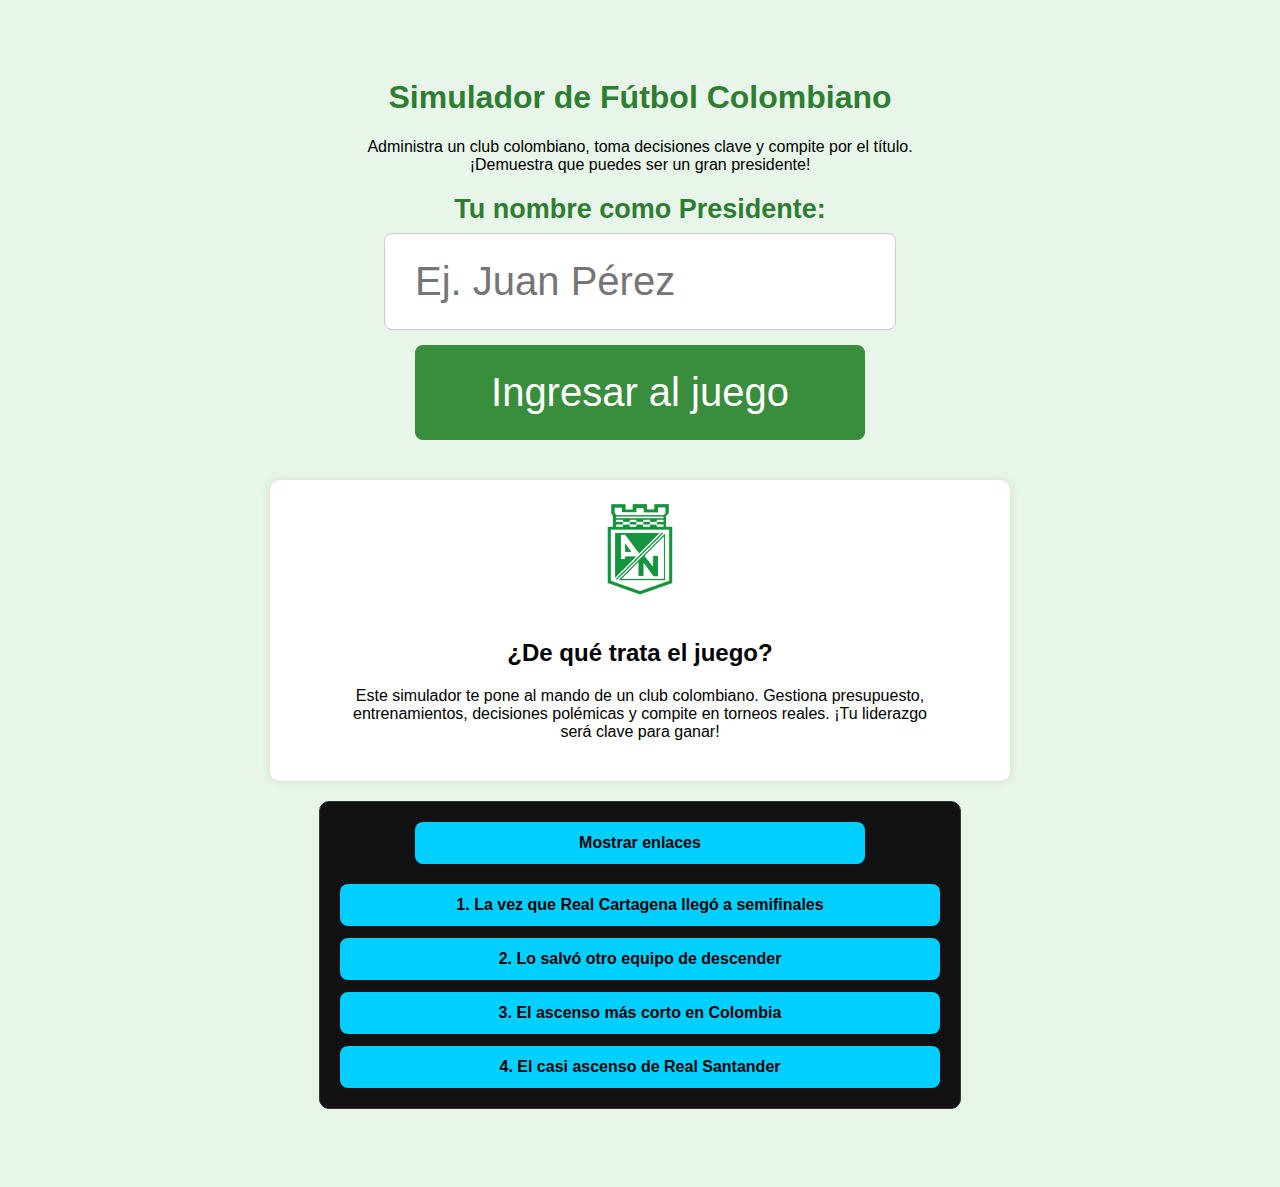
<file: index.html>
<!DOCTYPE html>
<html lang="es">
<head>
  <meta charset="UTF-8">
  <title>Simulador Fútbol Colombiano</title>
  <style>
    body {
      font-family: Arial, sans-serif;
      background-color: #e8f5e9;
      text-align: center;
      padding: 50px;
    }

    h1 {
      color: #2e7d32;
    }

    p {
      max-width: 600px;
      margin: 0 auto 20px;
    }

    label {
      font-size: 27px;
      font-weight: bold;
      display: block;
      margin-bottom: 8px;
      color: #2e7d32;
    }

    input, button {
      font-size: 40px;
      padding: 25px 30px;
      width: 450px;
      max-width: 100%;
      border-radius: 8px;
      border: 1px solid #ccc;
    }

    #iniciarBtn {
      background-color: #388e3c;
      color: white;
      border: none;
      cursor: pointer;
      margin-top: 15px;
    }

    #iniciarBtn:hover {
      background-color: #2e7d32;
    }

    #resumen {
      margin-top: 40px;
      font-size: 16px;
      background-color: #ffffff;
      padding: 20px;
      border-radius: 10px;
      max-width: 700px;
      margin-left: auto;
      margin-right: auto;
      box-shadow: 0 0 10px rgba(0,0,0,0.1);
    }

    #escudoCarrusel {
      width: 100px;
      height: 100px;
      object-fit: contain;
      margin-bottom: 15px;
      animation: fade 0.5s ease-in-out;
    }

    @keyframes fade {
      from { opacity: 0; }
      to { opacity: 1; }
    }
 .video-box {
  max-width: 600px;
  margin: 20px auto;
  background-color: #111;
  color: white;
  padding: 20px;
  border-radius: 10px;
  text-align: center;
  border: 1px solid #333;
  font-family: sans-serif;
}

.video-links {
  display: none;
  margin-top: 20px;
  display: flex;
  flex-direction: column;
  gap: 12px;
}

.video-links a {
  background-color: #00cfff;
  color: #000;
  padding: 12px 20px;
  border-radius: 8px;
  text-decoration: none;
  font-weight: bold;
  font-size: 1em;
  transition: background 0.3s;
}

.video-links a:hover {
  background-color: #00b0d4;
}

.toggle-btn {
  background-color: #00cfff;
  color: #000;
  border: none;
  padding: 12px 20px;
  border-radius: 8px;
  cursor: pointer;
  font-weight: bold;
  font-size: 1em;
  transition: background 0.3s;
}

.toggle-btn:hover {
  background-color: #00b0d4;
}
  </style>
</head>
<body>

  <h1>Simulador de Fútbol Colombiano</h1>
  <p>
    Administra un club colombiano, toma decisiones clave y compite por el título.<br>
    ¡Demuestra que puedes ser un gran presidente!
  </p>

  <div>
    <label for="nombrePresidente">Tu nombre como Presidente:</label>
    <input type="text" id="nombrePresidente" placeholder="Ej. Juan Pérez">
    <br>
    <button id="iniciarBtn">Ingresar al juego</button>
  </div>

  <div id="resumen">
    <img id="escudoCarrusel" src="escudos/nacional.png" alt="Escudo equipo">
    <h2>¿De qué trata el juego?</h2>
    <p>
      Este simulador te pone al mando de un club colombiano. Gestiona presupuesto, entrenamientos, decisiones polémicas y compite en torneos reales. ¡Tu liderazgo será clave para ganar!
    </p>
  </div>

  

<div class="video-box">
  <button class="toggle-btn" onclick="toggleLinks()">Mostrar enlaces</button>

  <div class="video-links" id="videoLinks">
    <a href="https://youtu.be/34G0y43x8co?si=wP9WyVbBgT7gyNq6" target="_blank">1. La vez que Real Cartagena llegó a semifinales</a>
    <a href="https://youtu.be/__DxbENc5i8?si=gI0-K6M-Wb5lw4ke" target="_blank">2. Lo salvó otro equipo de descender</a>
    <a href="https://youtu.be/w9MNYS4BoO8?si=A2uMLjCUo57NYLOE" target="_blank">3. El ascenso más corto en Colombia</a>
    <a href="https://youtu.be/JBgSlkoPxjo?si=YmIu1a0INV_PAbyv" target="_blank">4. El casi ascenso de Real Santander</a>
  </div>
</div>

  <script>
    // Acción al ingresar
    document.getElementById("iniciarBtn").addEventListener("click", function () {
      const nombre = document.getElementById("nombrePresidente").value.trim();
      if (!nombre) {
        alert("Por favor ingresa tu nombre para comenzar.");
        return;
      }
      localStorage.setItem("nombrePresidente", nombre);
      window.location.href = "simulador.html"; // cambia según tu archivo principal
    });

    // Carrusel de escudos
    const escudos = [
      "nacional", "millonarios", "america", "cali", "junior", "santa_fe", "tolima",
      "medellin", "once_caldas", "pereira", "alianza", "bucaramanga", "la_equidad",
      "envigado", "pasto", "aguilas", "chico", "fortaleza", "llaneros", "union_m.","atletico_fc","barranquilla","boca_jrs._cali","bogota","cucuta","huila","inter_palmira","jaguares",
"leones","orsomarso","patriotas","quindio",
"real_cartagena","real_cundi","real_santander",
"tigres"
    ];

    let index = 0;
    const img = document.getElementById("escudoCarrusel");

    setInterval(() => {
      index = (index + 1) % escudos.length;
      img.src = `escudos/${escudos[index]}.png`;
      img.alt = escudos[index];
    }, 1500);

   m
  function toggleLinks() {
    const links = document.getElementById('videoLinks');
    const btn = document.querySelector('.toggle-btn');
    const isVisible = links.style.display === 'flex'; // <--- CAMBIO AQUÍ

    links.style.display = isVisible ? 'none' : 'flex';
    btn.textContent = isVisible ? 'Mostrar enlaces' : 'Ocultar enlaces';
  }

  </script>

</body>
</html>
</file>
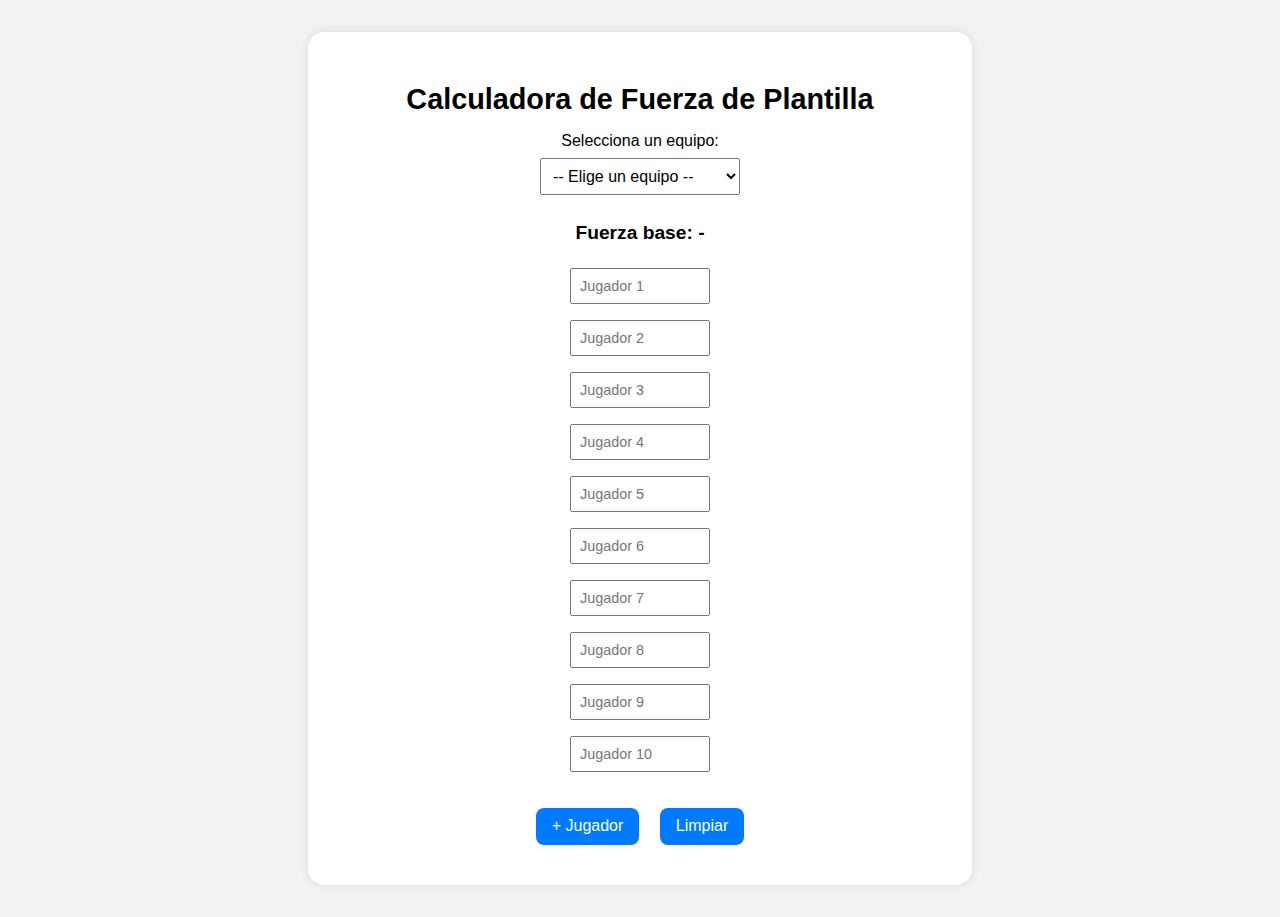
<file: Calcu_FT.html>
<!DOCTYPE html>
<html lang="es">
<head>
  <meta charset="UTF-8" />
  <meta name="viewport" content="width=device-width, initial-scale=1.0"/>
  <title>Calculadora de Fuerza</title>
  <style>
    body {
      font-family: Arial, sans-serif;
      background-color: #f2f2f2;
      margin: 0;
      padding: 2rem;
      display: flex;
      justify-content: center;
    }

    .container {
      background: white;
      padding: 2rem;
      border-radius: 1rem;
      max-width: 600px;
      width: 100%;
      box-shadow: 0 0 10px rgba(0,0,0,0.1);
      text-align: center;
    }

    h1 {
      font-size: 1.8rem;
      margin-bottom: 1rem;
    }

    select, input {
      margin: 0.5rem 0;
      padding: 0.5rem;
      font-size: 1rem;
      width: 100%;
      max-width: 200px;
    }

    .inputs {
      display: flex;
      flex-direction: column;
      align-items: center;
      margin-top: 1rem;
    }

    input[type="number"] {
      width: 120px;
      font-size: 0.9rem;
    }

    .result {
      margin-top: 1.2rem;
      font-size: 1.2rem;
      font-weight: bold;
    }

    button {
      margin: 0.5rem;
      padding: 0.6rem 1rem;
      font-size: 1rem;
      border: none;
      border-radius: 8px;
      background-color: #007bff;
      color: white;
      cursor: pointer;
    }

    button:hover {
      background-color: #0056b3;
    }

  </style>
</head>
<body>
  <div class="container">
    <h1>Calculadora de Fuerza de Plantilla</h1>

    <label for="equipo">Selecciona un equipo:</label>
    <br>
    <select id="equipo">
      <option disabled selected>-- Elige un equipo --</option>
    </select>

    <div class="result">Fuerza base: <span id="fuerzaEquipo">-</span></div>

    <div class="inputs" id="inputFields"></div>

    <div class="result" id="resultado"></div>
    <div class="result" id="fuerzaTotal"></div>

    <button onclick="agregarInput()">+ Jugador</button>
    <button onclick="limpiarInputs()">Limpiar</button>
  </div>

  <script>
    const fuerzaEquipos = {
      "Nacional": 70, "Millonarios": 69, "América": 69, "Junior": 69, "Santa Fe": 69,
      "Cali": 68, "Medellín": 68, "Tolima": 67, "Once Caldas": 67, "Pereira": 66,
      "Pasto": 66, "Bucaramanga": 66, "Alianza": 65, "La Equidad": 64,
      "Águilas": 64, "Fortaleza": 63, "Llaneros": 63, "Union M.": 63,
      "Chico": 63, "Envigado": 63, "Jaguares": 63, "Real Cartagena": 63,
      "Cucuta": 63, "Huila": 62, "Patriotas": 62, "Real Cundi": 61,
      "Inter Palmira": 61, "Leones": 59, "Tigres": 59, "Quindio": 59,
      "Real Santander": 58, "Orsomarso": 58, "Boca Juniors": 57,
      "Barranquilla": 57, "Atlético FC": 57, "Bogotá": 56
    };

    const mediasEquipos = {
      "Nacional": [73, 68, 72, 72, 73, 74, 71, 76, 70, 69],
      "Millonarios": [68, 65, 72, 69, 70, 69, 72, 70, 67, 68],
      "América": [69, 64, 70, 67, 71, 65, 67, 70, 72, 66],
      "Junior": [71, 67, 67, 69, 71, 68, 68, 64, 70, 69],
      "Santa Fe": [73, 66, 70, 67, 74, 68, 68, 70, 69, 71],
      "Cali": [69, 64, 68, 66, 67, 68, 69, 68, 66, 65],
      "Medellín": [71, 67, 68, 67, 68, 67, 67, 68],
      "Tolima": [71, 60, 68, 66, 68, 67, 70, 65],
      "Once Caldas": [66, 66, 67, 65, 64, 69, 70, 66],
      "Pereira": [68, 63, 68, 69, 72, 66, 70, 67],
      "Pasto": [64, 65, 65, 66, 67, 66, 70, 66],
      "Bucaramanga": [72, 66, 68, 65, 71, 69, 71, 66],
      "Alianza": [66, 64, 66, 66, 67, 65, 69, 66],
      "La Equidad": [68, 63, 66, 67, 71, 67, 66, 66, 66],
      "Águilas": [68, 65, 65, 65, 67, 67, 68, 69],
      "Fortaleza": [64, 60, 65, 66, 67, 67, 65, 65],
      "Llaneros": [65, 60, 65, 64, 68, 66, 67, 66],
      "Union M.": [65, 66, 67, 66, 67, 66, 66, 67],
      "Chico": [62, 61, 65, 64, 65, 65, 69, 68],
      "Envigado": [63, 65, 63, 62, 62, 64, 66, 64],
      "Jaguares": [66, 63, 65, 66, 63, 66, 65, 68],
      "Real Cartagena": [64, 63, 65, 65, 66, 68, 69, 66, 66],
      "Cucuta": [66, 63, 65, 65, 66, 68, 66, 68, 65],
      "Huila": [65, 59, 65, 66, 68, 67],
      "Patriotas": [63, 60, 65, 61, 66, 65],
      "Real Cundi": [64, 58, 60, 64, 66, 66],
      "Inter Palmira": [63, 60, 67, 66, 68, 69, 65, 64],
      "Leones": [58, 60, 59, 58, 62],
      "Tigres": [62, 60, 63, 64, 62],
      "Quindio": [63, 58, 61, 64, 62, 64, 63],
      "Bogotá": [59, 60, 62, 60, 63],
      "Boca Juniors": [61, 63, 62, 60, 60],
      "Orsomarso": [59, 62, 66, 65, 60],
      "Barranquilla": [58, 62, 54, 60, 63],
      "Atlético FC": [60, 62, 62, 62, 62, 62],
      "Real Santander": [58, 61, 60, 60, 62]
    };

    const select = document.getElementById("equipo");
    const fuerzaSpan = document.getElementById("fuerzaEquipo");
    const resultado = document.getElementById("resultado");
    const fuerzaTotalDiv = document.getElementById("fuerzaTotal");
    const inputContainer = document.getElementById("inputFields");

    let ultimaMedia = null;

    Object.keys(fuerzaEquipos).sort().forEach(nombre => {
      const option = document.createElement("option");
      option.value = nombre;
      option.textContent = nombre;
      select.appendChild(option);
    });

    select.addEventListener("change", () => {
      const nombre = select.value;
      fuerzaSpan.textContent = fuerzaEquipos[nombre] ?? "-";
      fuerzaTotalDiv.textContent = "";
      resultado.textContent = "";

      if (mediasEquipos[nombre]) {
        autocompletarInputs(mediasEquipos[nombre]);
        calcularMedia();
        calcularFuerzaTotal();
      } else {
        limpiarInputs();
      }
    });

    for (let i = 0; i < 10; i++) agregarInput();

    function agregarInput() {
      const input = document.createElement("input");
      input.type = "number";
      input.min = 0;
      input.max = 100;
      input.placeholder = `Jugador ${inputContainer.children.length + 1}`;
      input.addEventListener("input", calcularSiTodoListo);
      inputContainer.appendChild(input);
    }

    function limpiarInputs() {
      inputContainer.querySelectorAll("input").forEach(input => input.value = '');
      resultado.textContent = "";
      fuerzaTotalDiv.textContent = "";
      ultimaMedia = null;
    }

    function autocompletarInputs(valores) {
      const inputs = inputContainer.querySelectorAll("input");

      valores.forEach((valor, i) => {
        if (inputs[i]) {
          inputs[i].value = valor;
        } else {
          const nuevoInput = document.createElement("input");
          nuevoInput.type = "number";
          nuevoInput.min = 0;
          nuevoInput.max = 100;
          nuevoInput.value = valor;
          nuevoInput.addEventListener("input", calcularSiTodoListo);
          inputContainer.appendChild(nuevoInput);
        }
      });

      // Vaciar los sobrantes si hay más inputs que datos
      for (let j = valores.length; j < inputs.length; j++) {
        inputs[j].value = '';
      }
    }

    function calcularMedia() {
      const inputs = inputContainer.querySelectorAll("input");
      let suma = 0;
      let contador = 0;

      inputs.forEach(input => {
        const val = parseFloat(input.value);
        if (!isNaN(val)) {
          suma += val;
          contador++;
        }
      });

      if (contador === 0) {
        resultado.textContent = "Ingresa al menos un valor.";
        ultimaMedia = null;
        return null;
      }

      const media = suma / contador;
      ultimaMedia = media;
      resultado.textContent = `Media plantilla: ${media.toFixed(2)}`;
      return media;
    }

    function calcularFuerzaTotal() {
      const equipo = select.value;
      const fuerzaBase = fuerzaEquipos[equipo];

      if (fuerzaBase == null || ultimaMedia == null) return;

      const fuerzaTotal = (fuerzaBase * 0.7) + (ultimaMedia * 0.3);
      fuerzaTotalDiv.textContent = `Fuerza Total: ${fuerzaTotal.toFixed(2)}`;
    }

    function calcularSiTodoListo() {
      calcularMedia();
      calcularFuerzaTotal();
    }
  </script>
</body>
</html>
</file>
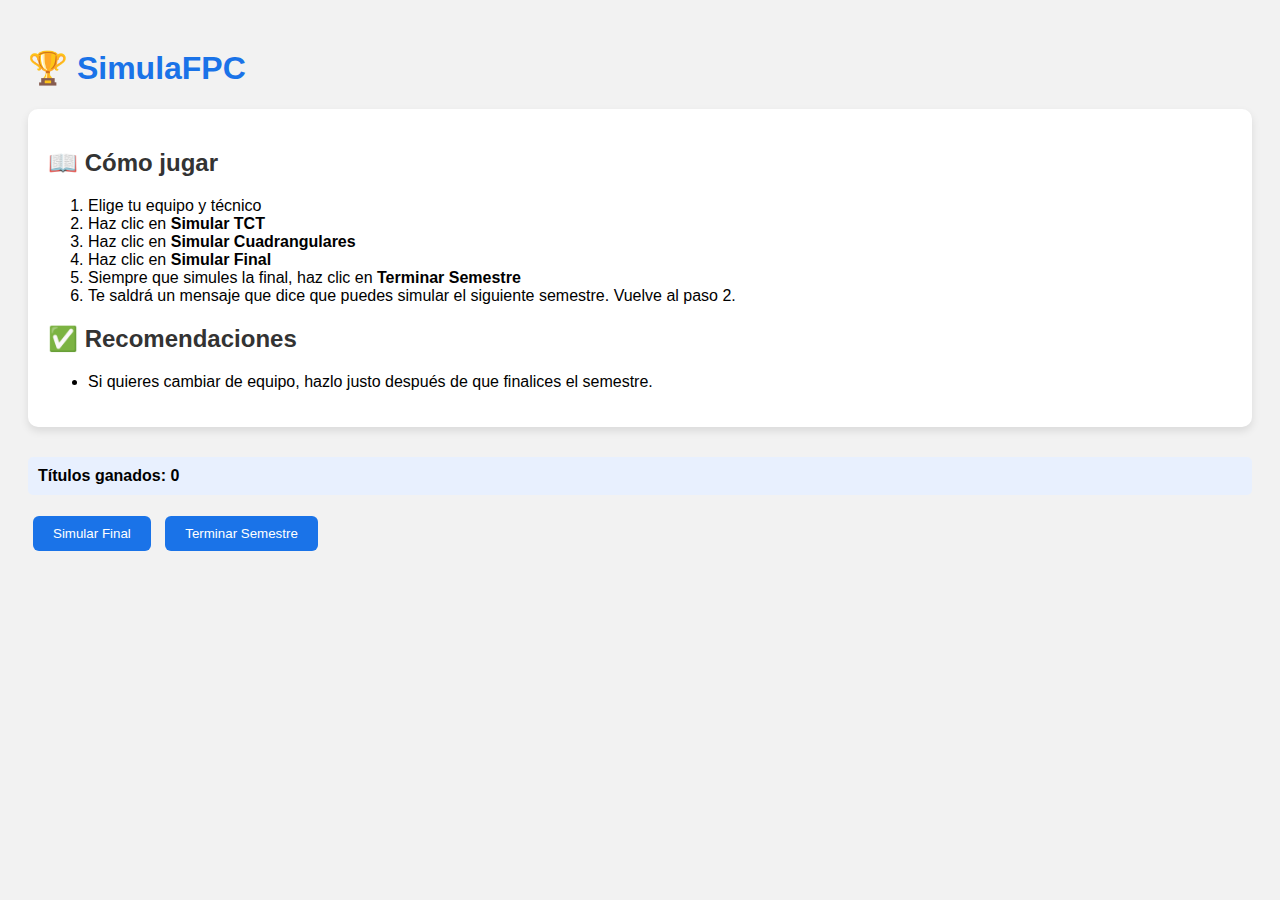
<file: Instrucciones.html>
<!DOCTYPE html>
<html lang="es">
<head>
  <meta charset="UTF-8">
  <title>SimulaFPC</title>
  <style>
    body {
      font-family: Arial, sans-serif;
      background-color: #f2f2f2;
      padding: 20px;
    }
    h1 {
      color: #1a73e8;
    }
    h2 {
      color: #333;
    }
    #instrucciones {
      background-color: #fff;
      padding: 20px;
      border-radius: 10px;
      box-shadow: 0 4px 8px rgba(0,0,0,0.1);
      margin-bottom: 30px;
    }
    #titulos {
      font-weight: bold;
      margin-top: 20px;
      background-color: #e8f0fe;
      padding: 10px;
      border-radius: 5px;
    }
    button {
      margin: 5px;
      padding: 10px 20px;
      border: none;
      border-radius: 6px;
      background-color: #1a73e8;
      color: white;
      cursor: pointer;
    }
    button:hover {
      background-color: #0f5ccc;
    }
  </style>
</head>
<body>

  <h1>🏆 SimulaFPC</h1>

  <div id="instrucciones">
    <h2>📖 Cómo jugar</h2>
    <ol>
      <li>Elige tu equipo y técnico</li>
      <li>Haz clic en <strong>Simular TCT</strong></li>
      <li>Haz clic en <strong>Simular Cuadrangulares</strong></li>
      <li>Haz clic en <strong>Simular Final</strong></li>
      <li>Siempre que simules la final, haz clic en <strong>Terminar Semestre</strong></li>
      <li>Te saldrá un mensaje que dice que puedes simular el siguiente semestre. Vuelve al paso 2.</li>
    </ol>

    <h2>✅ Recomendaciones</h2>
    <ul>
      <li>Si quieres cambiar de equipo, hazlo justo después de que finalices el semestre.</li>
    </ul>
  </div>

  <p id="titulos">Títulos ganados: 0</p>

  <!-- Simulación simplificada para ejemplo -->
  <button onclick="simularFinal()">Simular Final</button>
  <button onclick="terminarSemestre()">Terminar Semestre</button>

  <script>
    let equipoUsuario = "Nacional"; // ejemplo
    let ligasGanadasPorUsuario = 0;
    let campeonatosPorEquipo = {};
    let temporadaActual = 2025;
    let semestreActual = 1;

    const finalistas = [{ nombre: "Nacional" }, { nombre: "América" }];

    function simularPartido(local, visitante) {
      return {
        golesA: Math.floor(Math.random() * 4),
        golesB: Math.floor(Math.random() * 4)
      };
    }

    function simularFinal() {
      const [equipo1, equipo2] = finalistas;
      const ida = simularPartido(equipo1.nombre, equipo2.nombre);
      const vuelta = simularPartido(equipo2.nombre, equipo1.nombre);

      const goles1 = ida.golesA + vuelta.golesB;
      const goles2 = ida.golesB + vuelta.golesA;
      const campeon = goles1 > goles2 ? equipo1.nombre : equipo2.nombre;

      alert(`🎉 La DIMAYOR felicita al Club: ${campeon} por ser campeón 🏆`);

      // Registro por equipo
      if (!campeonatosPorEquipo[campeon]) campeonatosPorEquipo[campeon] = 0;
      campeonatosPorEquipo[campeon]++;

      // Alertas por logros colectivos
      switch (campeonatosPorEquipo[campeon]) {
        case 2:
          alert(`🥈 ${campeon} es Bicampeón`);
          break;
        case 3:
          alert(`🥉 ${campeon} es Tricampeón`);
          break;
        case 4:
          alert(`🏅 ${campeon} es Tetracampeón`);
          break;
        case 5:
          alert(`🎖️ ${campeon} es Pentacampeón`);
          break;
      }

      // Registro del usuario
      if (campeon === equipoUsuario) {
        ligasGanadasPorUsuario++;
        document.getElementById("titulos").innerText = `Títulos ganados: ${ligasGanadasPorUsuario}`;

        if (ligasGanadasPorUsuario === 13) {
          alert("🏅 ¡Felicidades! Has ganado 13 títulos y recibes el premio Gabriel Ochoa Uribe");
        }
      }

      alert("✅ Puedes terminar el semestre ahora.");
    }

    function terminarSemestre() {
      semestreActual = semestreActual === 1 ? 2 : 1;
      if (semestreActual === 1) temporadaActual++;
      alert("📅 Nuevo semestre listo para simular. ¡Vuelve al paso 2!");
    }
  </script>
</body>
</html>
</file>
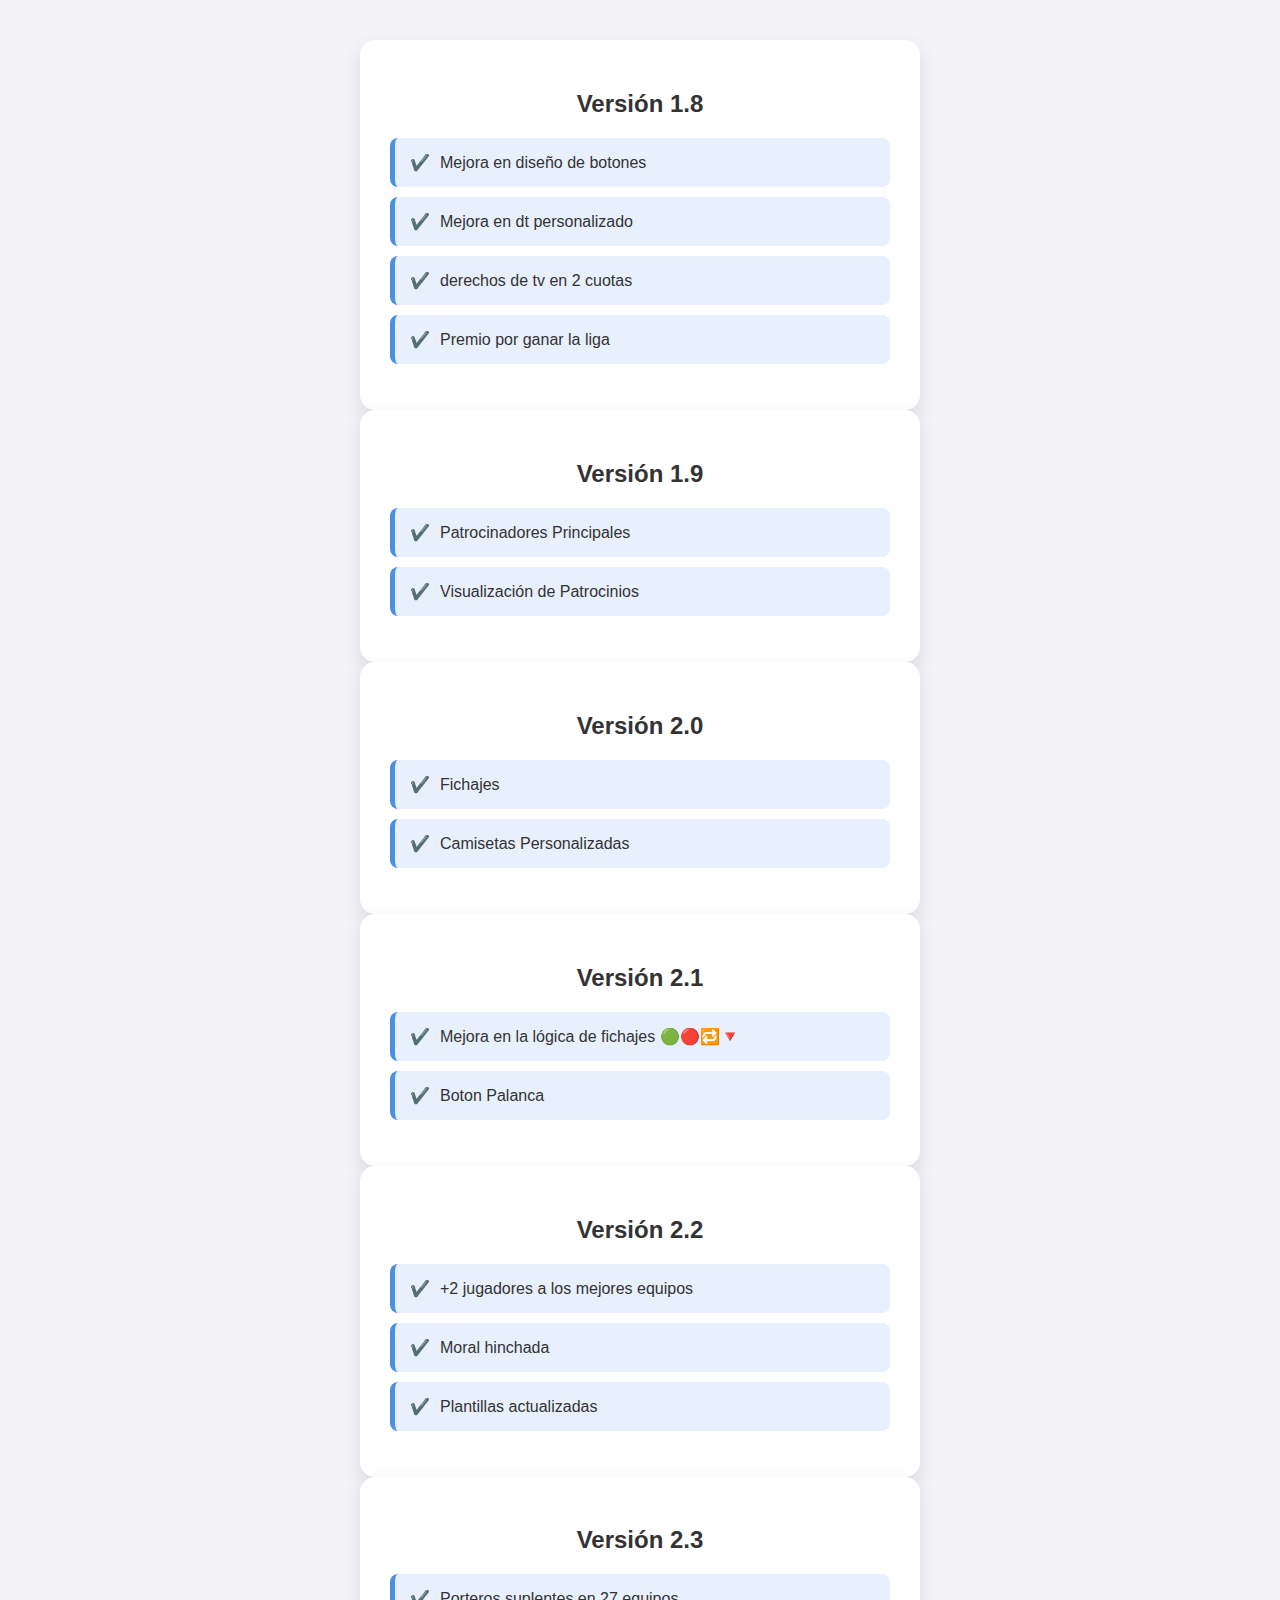
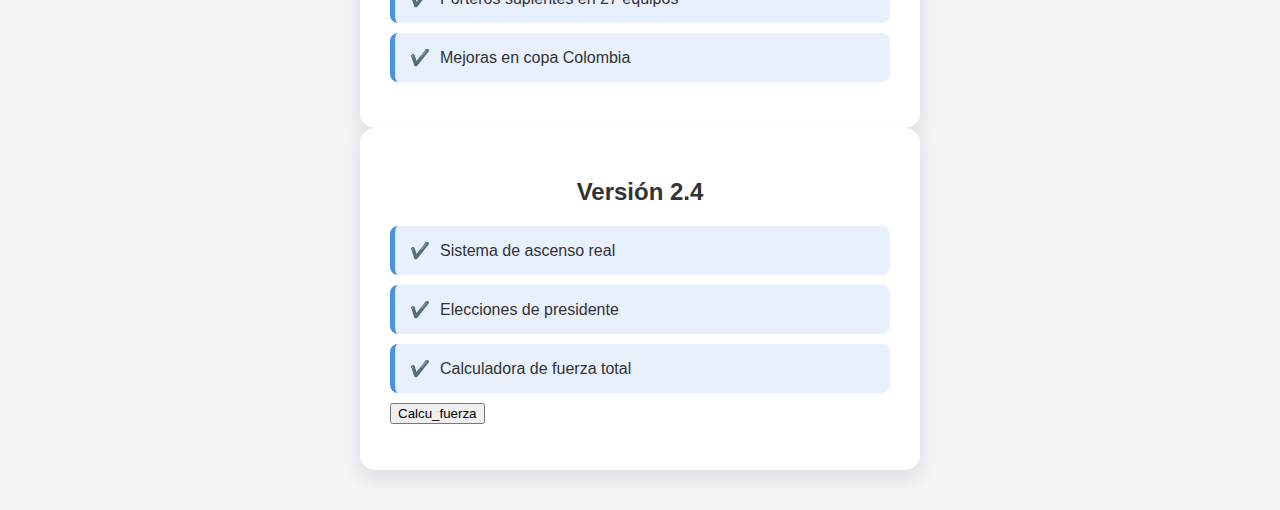
<file: Mejoras.html>
<!DOCTYPE html>
<html lang="es">
<head>
  <meta charset="UTF-8">
  <meta name="viewport" content="width=device-width, initial-scale=1.0">
  <title>Mejoras Versión 1.8</title>
  <style>
    body {
      font-family: 'Segoe UI', sans-serif;
      background-color: #f4f4f8;
      margin: 0;
      padding: 40px;
    }

    .card {
      background-color: #fff;
      max-width: 500px;
      margin: auto;
      padding: 30px;
      border-radius: 15px;
      box-shadow: 0 8px 20px rgba(0, 0, 0, 0.1);
    }

    h2 {
      text-align: center;
      color: #333;
      margin-bottom: 20px;
    }

    ul {
      list-style: none;
      padding-left: 0;
    }

    li {
      background: #e8f0fe;
      margin: 10px 0;
      padding: 15px;
      border-left: 5px solid #4a90e2;
      border-radius: 8px;
      font-size: 16px;
      color: #333;
    }

    li::before {
      content: "✔️";
      margin-right: 10px;
      color: #4a90e2;
    }
  </style>
</head>
<body>
  <div class="card">
    <h2>Versión 1.8</h2>
    <ul>
      <li>Mejora en diseño de botones</li>
      <li>Mejora en dt personalizado</li>
      <li>derechos de tv en 2 cuotas</li>
      <li>Premio por ganar la liga</li>
    </ul>
  </div>

  <div class="card">
    <h2>Versión 1.9</h2>
    <ul>
      <li>Patrocinadores Principales</li>
      <li>Visualización de Patrocinios</li>
    </ul>
  </div>

  <div class="card">
    <h2>Versión 2.0</h2>
    <ul>
      <li>Fichajes</li>
      <li>Camisetas Personalizadas</li>
    </ul>
  </div>

  <div class="card">
    <h2>Versión 2.1</h2>
    <ul>
      <li>Mejora en la lógica de fichajes 🟢🔴🔁🔻</li>
      <li>Boton Palanca</li>
    </ul>
  </div>

  <div class="card">
    <h2>Versión 2.2</h2>
    <ul>
      <li>+2 jugadores a los mejores equipos</li>
      <li>Moral hinchada</li>
      <li>Plantillas actualizadas</li>
    </ul>
  </div>

  <div class="card">
    <h2>Versión 2.3</h2>
    <ul>
      <li>Porteros suplentes en 27 equipos</li>
      <li>Mejoras en copa Colombia</li>
    </ul>
  </div>

  <div class="card">
    <h2>Versión 2.4</h2>
    <ul>
      <li>Sistema de ascenso real</li>
      <li>Elecciones de presidente</li>
      <li>Calculadora de fuerza total</li>
       <button class="btn_int"
         onclick="location.href='Calcu_FT.html'">
         Calcu_fuerza
        </button>
    </ul>
  </div>
</body>
</html>
</file>
